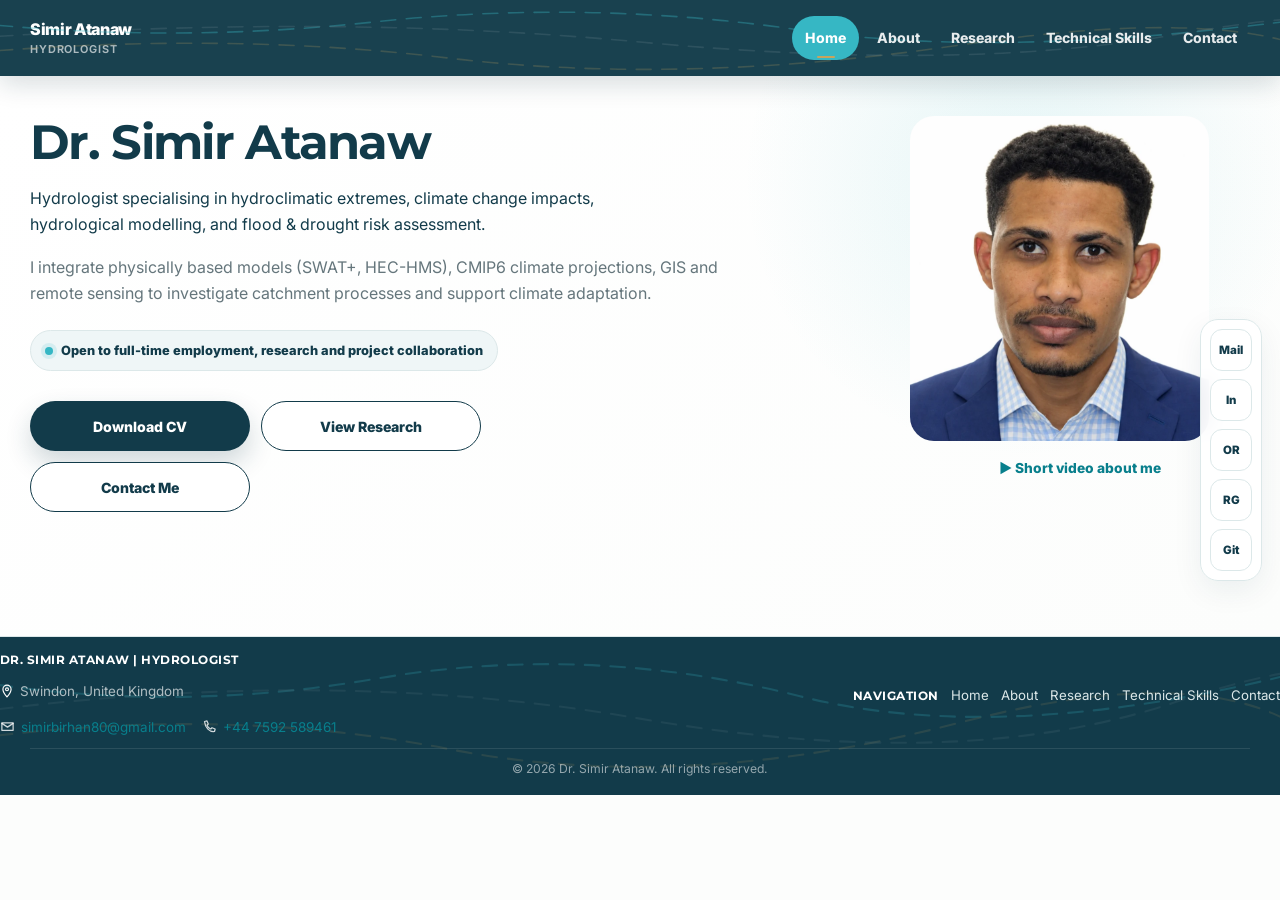
<file: index.html>
<!DOCTYPE html>
<html lang="en">
<head>
<meta charset="UTF-8">
<meta name="viewport" content="width=device-width, initial-scale=1">
<title>Dr. Simir Atanaw | Hydrologist</title>
<meta name="description" content="Professional website of Dr. Simir Atanaw, a hydrologist specialising in hydroclimatic extremes, climate change impacts, hydrological modelling, flood and drought risk assessment, GIS and remote sensing.">
<link rel="canonical" href="https://simir.uk/">
<link rel="icon" href="favicon.ico" sizes="any">
<link rel="icon" type="image/png" sizes="48x48" href="favicon-48x48.png">
<link rel="icon" type="image/png" sizes="192x192" href="favicon-192x192.png">
<link rel="apple-touch-icon" href="favicon-192x192.png">
<link rel="manifest" href="manifest.webmanifest">
<meta name="theme-color" content="#123B4A">
<meta property="og:type" content="profile">
<meta property="og:title" content="Dr. Simir Atanaw | Hydrologist">
<meta property="og:description" content="PhD hydrologist specialising in hydroclimatic extremes, flood and drought risk, hydrological modelling, GIS and remote sensing.">
<meta property="og:url" content="https://simir.uk/">
<meta property="og:image" content="https://simir.uk/og-image.jpg">
<link rel="preconnect" href="https://fonts.googleapis.com">
<link rel="preconnect" href="https://fonts.gstatic.com" crossorigin>
<link href="https://fonts.googleapis.com/css2?family=Inter:wght@400;500;600;700&family=Montserrat:wght@600;700;800&display=swap" rel="stylesheet">
<link rel="stylesheet" href="style.css?v6">
<script type="application/ld+json">
{
  "@context": "https://schema.org",
  "@type": "Person",
  "name": "Dr. Simir Atanaw",
  "url": "https://simir.uk/",
  "jobTitle": "Hydrologist",
  "email": "mailto:simirbirhan80@gmail.com",
  "address": { "@type": "PostalAddress", "addressLocality": "Swindon", "addressCountry": "GB" },
  "sameAs": [
    "https://orcid.org/0000-0002-0451-7803",
    "https://www.researchgate.net/profile/Simir-Atanaw",
    "https://github.com/Atanaw",
    "https://www.linkedin.com/in/simir-atanaw"
  ]
}
</script>

<template id="__bundler_thumbnail">
<svg xmlns="http://www.w3.org/2000/svg" viewBox="0 0 200 200"><rect width="200" height="200" fill="#0B3C5D"/><circle cx="100" cy="80" r="40" fill="#00BCD4" opacity="0.85"/><text x="100" y="150" font-family="Arial" font-size="28" fill="#fff" text-anchor="middle" font-weight="bold">SA</text></svg>
</template>

</head>
<body>
<a href="#main" class="skip-link">Skip to main content</a>
<div class="scroll-progress" id="scrollProgress" aria-hidden="true"></div>

<header class="site-header">
  <svg class="header-river" viewBox="0 0 1200 76" preserveAspectRatio="none" aria-hidden="true">
      <path class="river-line r1" d="M-50 20 Q150 45 350 22 T750 30 T1250 15"/>
      <path class="river-line r2" d="M-50 55 Q200 30 420 58 T900 45 T1250 60"/>
      <path class="river-line r3" d="M-50 40 Q300 12 600 42 T1100 35 T1250 42"/>
    </svg>
  <div class="wrap nav">
    <a class="brand" href="index.html">Simir Atanaw<small>Hydrologist</small></a>
    <nav class="nav-links" id="navLinks" aria-label="Primary">
      <a href="index.html" aria-current="page">Home</a>
      <a href="about.html">About</a>
      <a href="research.html">Research</a>
      <a href="skills.html">Technical Skills</a>
      <a href="contact.html">Contact</a>
    </nav>
    <button class="menu-btn" id="menuBtn" aria-expanded="false" aria-controls="navLinks">Menu</button>
  </div>
</header>

<div class="contact-rail" aria-label="Quick contact links">
  <a href="mailto:simirbirhan80@gmail.com" aria-label="Email">Mail</a>
  <a href="https://www.linkedin.com/in/simir-atanaw" target="_blank" rel="noopener" aria-label="LinkedIn">In</a>
  <a href="https://orcid.org/0000-0002-0451-7803" target="_blank" rel="noopener" aria-label="ORCID">OR</a>
  <a href="https://www.researchgate.net/profile/Simir-Atanaw" target="_blank" rel="noopener" aria-label="ResearchGate">RG</a>
  <a href="https://github.com/Atanaw" target="_blank" rel="noopener" aria-label="GitHub">Git</a>
</div>

<main id="main">

<section class="hero" id="home">
  <div class="hero-pattern" aria-hidden="true"></div>
  <div class="wrap hero-grid">
    <div class="reveal in">
      <h1 class="hero-title">Dr. Simir Atanaw</h1>
      <p class="hero-role" style="font-size:16px;font-weight:400">Hydrologist specialising in hydroclimatic extremes, climate change impacts, hydrological modelling, and flood &amp; drought risk assessment.</p>
      <p class="hero-summary" style="font-size:16px;font-weight:400">I integrate physically based models (SWAT+, HEC-HMS), CMIP6 climate projections, GIS and remote sensing to investigate catchment processes and support climate adaptation.</p>
      <span class="badge">Open to full-time employment, research and project collaboration</span>
      <div class="hero-actions">
        <a class="btn btn-primary" href="documents/Simir_Atanaw_CV.pdf" target="_blank" rel="noopener">Download CV</a>
        <a class="btn btn-secondary" href="research.html">View Research</a>
        <a class="btn btn-secondary" href="contact.html">Contact Me</a>
      </div>
    </div>
    <div class="photo-shell reveal in">
      <div class="photo-card">
        <picture>
          <source srcset="assets/simir.webp" type="image/webp">
          <img class="profile-photo" src="assets/simir.png" alt="Portrait of Dr. Simir Atanaw" width="299" height="325" style="width:299px;height:325px">
        </picture>
      </div>
      <a class="video-link" href="#">&#9654; Short video about me</a>
    </div>
  </div>
</section>

</main>

<footer>
  <svg class="footer-river" viewBox="0 0 1200 120" preserveAspectRatio="none" aria-hidden="true">
    <path class="river-line r1" d="M-50 30 Q150 60 350 32 T750 45 T1250 20"/>
    <path class="river-line r2" d="M-50 80 Q200 50 420 85 T900 65 T1250 90"/>
    <path class="river-line r3" d="M-50 60 Q300 20 600 62 T1100 50 T1250 62"/>
  </svg>
  <div class="wrap footer-grid">
    <div>
      <div class="footer-brand-row">
        <div>
          <h3>Dr. Simir Atanaw | Hydrologist</h3>
          <p style="display:flex;align-items:center;gap:6px"><a href="https://maps.google.com/?q=Swindon,United+Kingdom" target="_blank" rel="noopener" style="display:inline-flex" aria-label="View on map"><svg viewBox="0 0 24 24" width="14" height="14" fill="none" stroke="#fff" stroke-width="2" stroke-linecap="round" stroke-linejoin="round"><path d="M12 22s7-7.5 7-13a7 7 0 1 0-14 0c0 5.5 7 13 7 13z"/><circle cx="12" cy="9" r="2.5"/></svg></a><a href="https://maps.google.com/?q=Swindon,United+Kingdom" target="_blank" rel="noopener" style="color:inherit">Swindon, United Kingdom</a></p>
        </div>
      </div>
      <p class="footer-contact-line">
        <span><svg viewBox="0 0 24 24" width="15" height="15" style="width:15px;height:15px;stroke-width:2;flex-shrink:0"><path d="M3 6h18v12H3z"/><path d="M3 7l9 6 9-6"/></svg><a href="mailto:simirbirhan80@gmail.com" class="footer-email">simirbirhan80@gmail.com</a></span>
        <span><svg viewBox="0 0 24 24" width="15" height="15" style="width:15px;height:15px;stroke-width:2;flex-shrink:0"><path d="M4 4l4-1 2 5-2 2c1 3 3 5 6 6l2-2 5 2-1 4c-8 1-15-6-16-16z"/></svg><a href="tel:+447592589461" class="footer-email">+44 7592 589461</a></span>
      </p>
    </div>
    <div class="footer-nav-group" style="display:flex;flex-direction:column;align-items:flex-end;gap:10px;margin-left:auto">
      <div style="display:flex;align-items:center;gap:12px;flex-wrap:wrap;justify-content:flex-end">
        <h3 style="margin:0">Navigation</h3>
        <div class="footer-links" style="display:flex;flex-wrap:wrap;gap:12px;justify-content:flex-end">
          <a href="index.html">Home</a>
          <a href="about.html">About</a>
          <a href="research.html">Research</a>
          <a href="skills.html">Technical Skills</a>
          <a href="contact.html">Contact</a>
        </div>
      </div>
    </div>
  </div>
  <div class="wrap footer-bottom">&copy; <span id="year"></span> Dr. Simir Atanaw. All rights reserved.</div>
</footer>

<button class="back-to-top" id="backToTop" aria-label="Back to top">&uarr;</button>
<script src="script.js?v5"></script>
</body>
</html>
</file>
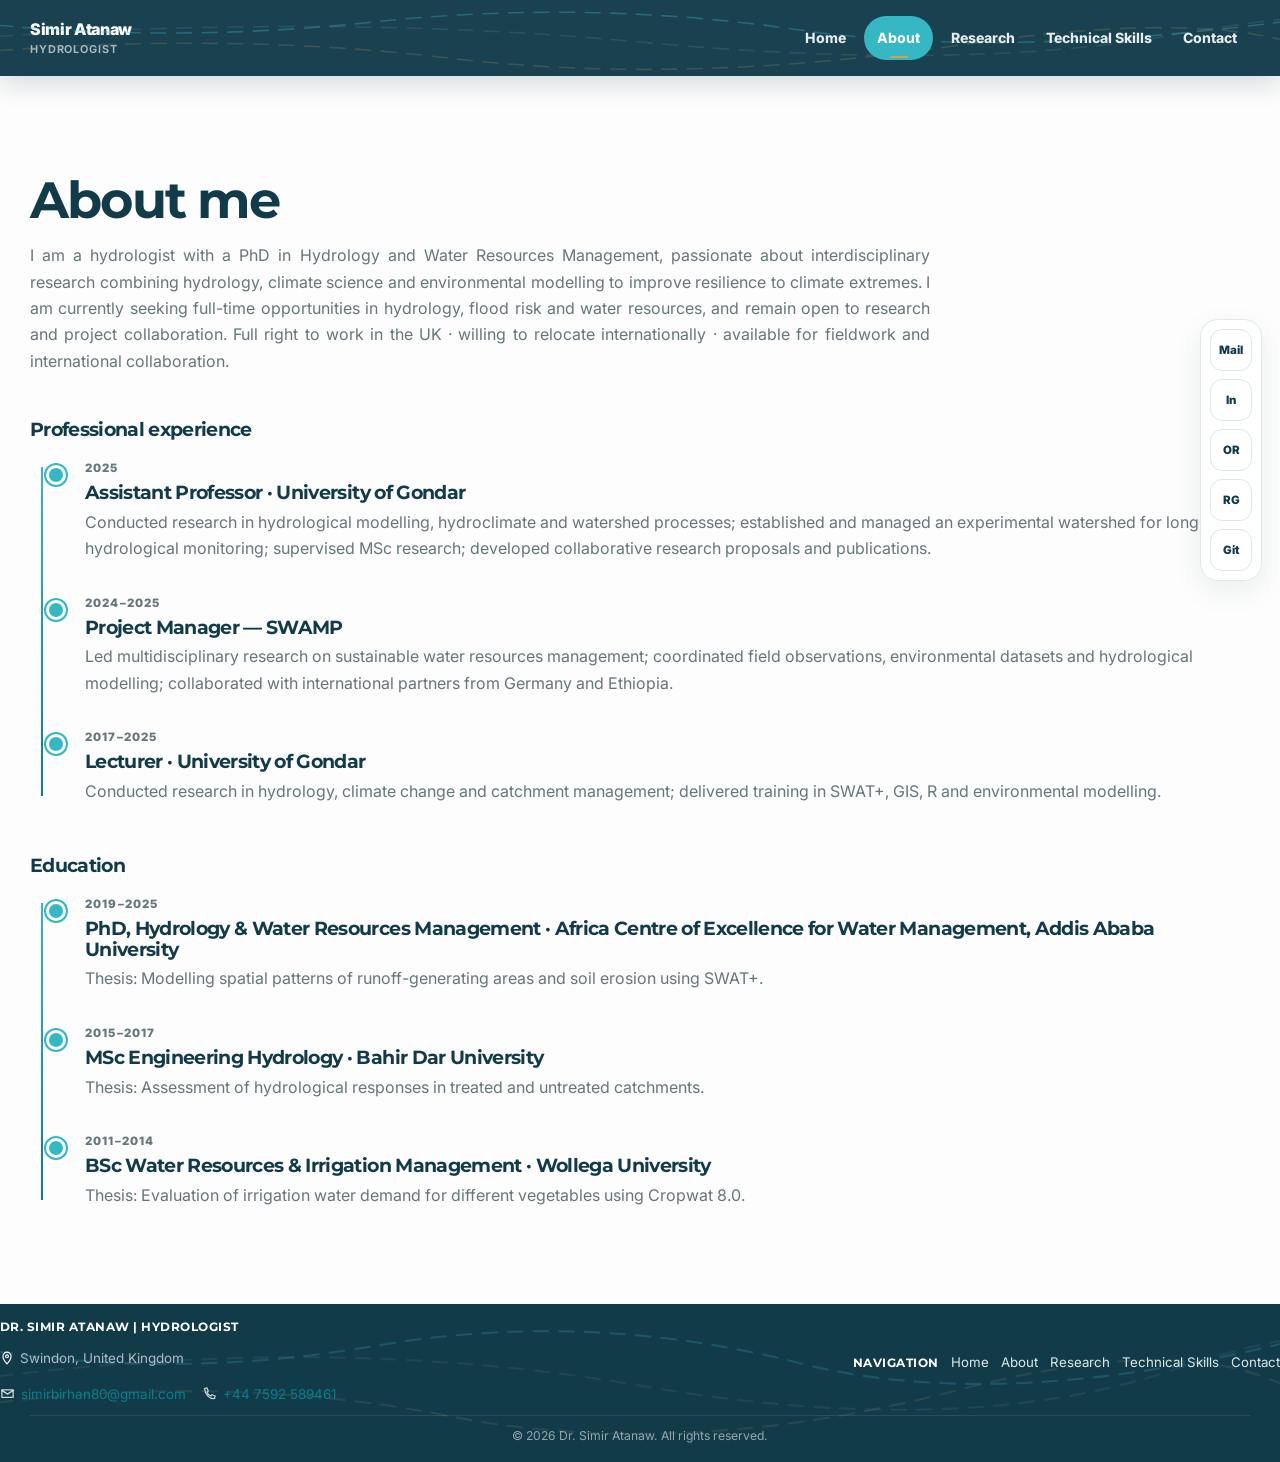
<file: about.html>
<!DOCTYPE html>
<html lang="en">
<head>
<meta charset="UTF-8">
<meta name="viewport" content="width=device-width, initial-scale=1">
<title>About | Dr. Simir Atanaw</title>
<meta name="description" content="About Dr. Simir Atanaw — education, professional experience and academic profiles.">
<link rel="canonical" href="https://simir.uk/about.html">
<link rel="icon" href="favicon.ico" sizes="any">
<link rel="icon" type="image/png" sizes="48x48" href="favicon-48x48.png">
<link rel="icon" type="image/png" sizes="192x192" href="favicon-192x192.png">
<link rel="apple-touch-icon" href="favicon-192x192.png">
<link rel="manifest" href="manifest.webmanifest">
<meta name="theme-color" content="#123B4A">
<meta property="og:type" content="profile">
<meta property="og:title" content="About | Dr. Simir Atanaw">
<meta property="og:description" content="Education, professional experience and academic profiles of Dr. Simir Atanaw, hydrologist.">
<meta property="og:url" content="https://simir.uk/about.html">
<meta property="og:image" content="https://simir.uk/og-image.jpg">
<link rel="preconnect" href="https://fonts.googleapis.com">
<link rel="preconnect" href="https://fonts.gstatic.com" crossorigin>
<link href="https://fonts.googleapis.com/css2?family=Inter:wght@400;500;600;700&family=Montserrat:wght@600;700;800&display=swap" rel="stylesheet">
<link rel="stylesheet" href="style.css?v6">
<script type="application/ld+json">
{
  "@context": "https://schema.org",
  "@type": "Person",
  "name": "Dr. Simir Atanaw",
  "url": "https://simir.uk/",
  "jobTitle": "Hydrologist",
  "email": "mailto:simirbirhan80@gmail.com",
  "address": { "@type": "PostalAddress", "addressLocality": "Swindon", "addressCountry": "GB" },
  "sameAs": [
    "https://orcid.org/0000-0002-0451-7803",
    "https://www.researchgate.net/profile/Simir-Atanaw",
    "https://github.com/Atanaw",
    "https://www.linkedin.com/in/simir-atanaw"
  ]
}
</script>

<template id="__bundler_thumbnail">
<svg xmlns="http://www.w3.org/2000/svg" viewBox="0 0 200 200"><rect width="200" height="200" fill="#0B3C5D"/><circle cx="100" cy="80" r="40" fill="#00BCD4" opacity="0.85"/><text x="100" y="150" font-family="Arial" font-size="28" fill="#fff" text-anchor="middle" font-weight="bold">SA</text></svg>
</template>

</head>
<body>
<a href="#main" class="skip-link">Skip to main content</a>
<div class="scroll-progress" id="scrollProgress" aria-hidden="true"></div>

<header class="site-header">
  <svg class="header-river" viewBox="0 0 1200 76" preserveAspectRatio="none" aria-hidden="true">
      <path class="river-line r1" d="M-50 20 Q150 45 350 22 T750 30 T1250 15"/>
      <path class="river-line r2" d="M-50 55 Q200 30 420 58 T900 45 T1250 60"/>
      <path class="river-line r3" d="M-50 40 Q300 12 600 42 T1100 35 T1250 42"/>
    </svg>
  <div class="wrap nav">
    <a class="brand" href="index.html">Simir Atanaw<small>Hydrologist</small></a>
    <nav class="nav-links" id="navLinks" aria-label="Primary">
      <a href="index.html">Home</a>
      <a href="about.html" aria-current="page">About</a>
      <a href="research.html">Research</a>
      <a href="skills.html">Technical Skills</a>
      <a href="contact.html">Contact</a>
    </nav>
    <button class="menu-btn" id="menuBtn" aria-expanded="false" aria-controls="navLinks">Menu</button>
  </div>
</header>

<div class="contact-rail" aria-label="Quick contact links">
  <a href="mailto:simirbirhan80@gmail.com" aria-label="Email">Mail</a>
  <a href="https://www.linkedin.com/in/simir-atanaw" target="_blank" rel="noopener" aria-label="LinkedIn">In</a>
  <a href="https://orcid.org/0000-0002-0451-7803" target="_blank" rel="noopener" aria-label="ORCID">OR</a>
  <a href="https://www.researchgate.net/profile/Simir-Atanaw" target="_blank" rel="noopener" aria-label="ResearchGate">RG</a>
  <a href="https://github.com/Atanaw" target="_blank" rel="noopener" aria-label="GitHub">Git</a>
</div>

<main id="main">

<section class="section" id="about">
  <div class="wrap">
    <div class="section-head">
      <div><h2>About me</h2><p style="width:900px">I am a hydrologist with a PhD in Hydrology and Water Resources Management, passionate about interdisciplinary research combining hydrology, climate science and environmental modelling to improve resilience to climate extremes. I am currently seeking full-time opportunities in hydrology, flood risk and water resources, and remain open to research and project collaboration. Full right to work in the UK &middot; willing to relocate internationally &middot; available for fieldwork and international collaboration.</p></div>
    </div>

    <h3 class="mb-sm">Professional experience</h3>
    <div class="timeline">
      <div class="timeline-item reveal">
        <p class="timeline-date">2025</p>
        <h3>Assistant Professor &middot; University of Gondar</h3>
        <p>Conducted research in hydrological modelling, hydroclimate and watershed processes; established and managed an experimental watershed for long-term hydrological monitoring; supervised MSc research; developed collaborative research proposals and publications.</p>
      </div>
      <div class="timeline-item reveal">
        <p class="timeline-date">2024–2025</p>
        <h3>Project Manager &mdash; SWAMP</h3>
        <p>Led multidisciplinary research on sustainable water resources management; coordinated field observations, environmental datasets and hydrological modelling; collaborated with international partners from Germany and Ethiopia.</p>
      </div>
      <div class="timeline-item reveal">
        <p class="timeline-date">2017–2025</p>
        <h3>Lecturer &middot; University of Gondar</h3>
        <p>Conducted research in hydrology, climate change and catchment management; delivered training in SWAT+, GIS, R and environmental modelling.</p>
      </div>
    </div>

    <h3 class="mt-xl">Education</h3>
    <div class="timeline">
      <div class="timeline-item reveal">
        <p class="timeline-date">2019–2025</p>
        <h3>PhD, Hydrology &amp; Water Resources Management &middot; Africa Centre of Excellence for Water Management, Addis Ababa University</h3>
        <p>Thesis: Modelling spatial patterns of runoff-generating areas and soil erosion using SWAT+.</p>
      </div>
      <div class="timeline-item reveal">
        <p class="timeline-date">2015–2017</p>
        <h3>MSc Engineering Hydrology &middot; Bahir Dar University</h3>
        <p>Thesis: Assessment of hydrological responses in treated and untreated catchments.</p>
      </div>
      <div class="timeline-item reveal">
        <p class="timeline-date">2011–2014</p>
        <h3>BSc Water Resources &amp; Irrigation Management &middot; Wollega University</h3>
        <p>Thesis: Evaluation of irrigation water demand for different vegetables using Cropwat 8.0.</p>
      </div>
    </div>

  </div>
</section>

</main>

<footer>
  <svg class="footer-river" viewBox="0 0 1200 120" preserveAspectRatio="none" aria-hidden="true">
    <path class="river-line r1" d="M-50 30 Q150 60 350 32 T750 45 T1250 20"/>
    <path class="river-line r2" d="M-50 80 Q200 50 420 85 T900 65 T1250 90"/>
    <path class="river-line r3" d="M-50 60 Q300 20 600 62 T1100 50 T1250 62"/>
  </svg>
  <div class="wrap footer-grid">
    <div>
      <div class="footer-brand-row">
        <div>
          <h3>Dr. Simir Atanaw | Hydrologist</h3>
          <p style="display:flex;align-items:center;gap:6px"><a href="https://maps.google.com/?q=Swindon,United+Kingdom" target="_blank" rel="noopener" style="display:inline-flex" aria-label="View on map"><svg viewBox="0 0 24 24" width="14" height="14" fill="none" stroke="#fff" stroke-width="2" stroke-linecap="round" stroke-linejoin="round"><path d="M12 22s7-7.5 7-13a7 7 0 1 0-14 0c0 5.5 7 13 7 13z"/><circle cx="12" cy="9" r="2.5"/></svg></a><a href="https://maps.google.com/?q=Swindon,United+Kingdom" target="_blank" rel="noopener" style="color:inherit">Swindon, United Kingdom</a></p>
        </div>
      </div>
      <p class="footer-contact-line">
        <span><svg viewBox="0 0 24 24" width="15" height="15" style="width:15px;height:15px;stroke-width:2;flex-shrink:0"><path d="M3 6h18v12H3z"/><path d="M3 7l9 6 9-6"/></svg><a href="mailto:simirbirhan80@gmail.com" class="footer-email">simirbirhan80@gmail.com</a></span>
        <span><svg viewBox="0 0 24 24" width="15" height="15" style="width:15px;height:15px;stroke-width:2;flex-shrink:0"><path d="M4 4l4-1 2 5-2 2c1 3 3 5 6 6l2-2 5 2-1 4c-8 1-15-6-16-16z"/></svg><a href="tel:+447592589461" class="footer-email">+44 7592 589461</a></span>
      </p>
    </div>
    <div class="footer-nav-group" style="display:flex;flex-direction:column;align-items:flex-end;gap:10px;margin-left:auto">
      <div style="display:flex;align-items:center;gap:12px;flex-wrap:wrap;justify-content:flex-end">
        <h3 style="margin:0">Navigation</h3>
        <div class="footer-links" style="display:flex;flex-wrap:wrap;gap:12px;justify-content:flex-end">
          <a href="index.html">Home</a>
          <a href="about.html">About</a>
          <a href="research.html">Research</a>
          <a href="skills.html">Technical Skills</a>
          <a href="contact.html">Contact</a>
        </div>
      </div>
    </div>
  </div>
  <div class="wrap footer-bottom">&copy; <span id="year"></span> Dr. Simir Atanaw. All rights reserved.</div>
</footer>

<button class="back-to-top" id="backToTop" aria-label="Back to top">&uarr;</button>
<script src="script.js?v5"></script>
</body>
</html>
</file>
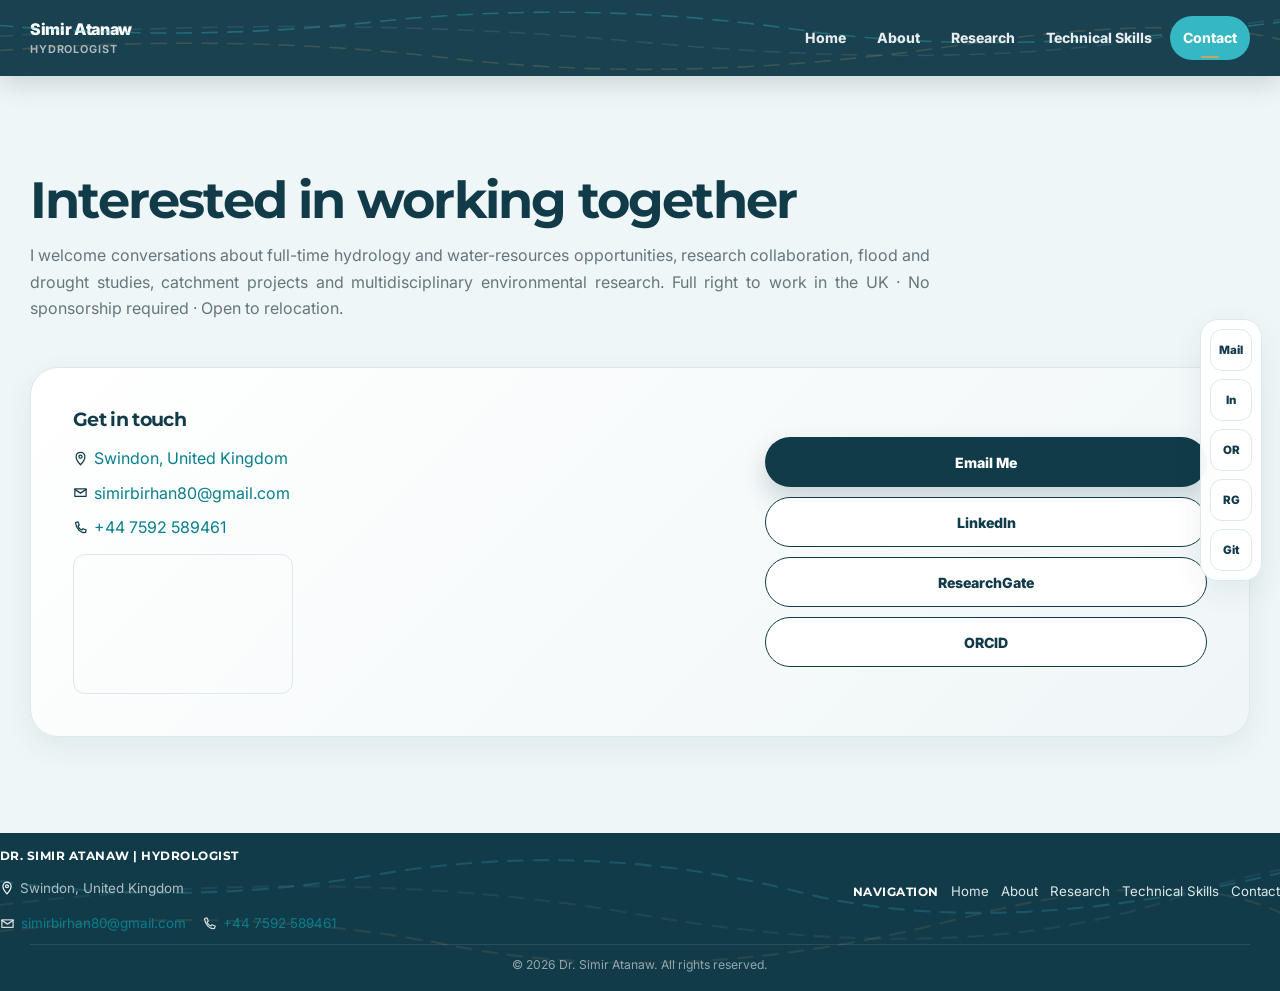
<file: contact.html>
<!DOCTYPE html>
<html lang="en">
<head>
<meta charset="UTF-8">
<meta name="viewport" content="width=device-width, initial-scale=1">
<title>Contact | Dr. Simir Atanaw</title>
<meta name="description" content="Contact Dr. Simir Atanaw, hydrologist, for employment, research and project collaboration enquiries.">
<link rel="canonical" href="https://simir.uk/contact.html">
<link rel="icon" href="favicon.ico" sizes="any">
<link rel="icon" type="image/png" sizes="48x48" href="favicon-48x48.png">
<link rel="icon" type="image/png" sizes="192x192" href="favicon-192x192.png">
<link rel="apple-touch-icon" href="favicon-192x192.png">
<link rel="manifest" href="manifest.webmanifest">
<meta name="theme-color" content="#123B4A">
<meta property="og:type" content="profile">
<meta property="og:title" content="Contact | Dr. Simir Atanaw">
<meta property="og:description" content="Get in touch with Dr. Simir Atanaw for employment, research and collaboration enquiries.">
<meta property="og:url" content="https://simir.uk/contact.html">
<meta property="og:image" content="https://simir.uk/og-image.jpg">
<link rel="preconnect" href="https://fonts.googleapis.com">
<link rel="preconnect" href="https://fonts.gstatic.com" crossorigin>
<link href="https://fonts.googleapis.com/css2?family=Inter:wght@400;500;600;700&family=Montserrat:wght@600;700;800&display=swap" rel="stylesheet">
<link rel="stylesheet" href="style.css?v6">
<script type="application/ld+json">
{
  "@context": "https://schema.org",
  "@type": "Person",
  "name": "Dr. Simir Atanaw",
  "url": "https://simir.uk/",
  "jobTitle": "Hydrologist",
  "email": "mailto:simirbirhan80@gmail.com",
  "address": { "@type": "PostalAddress", "addressLocality": "Swindon", "addressCountry": "GB" },
  "sameAs": [
    "https://orcid.org/0000-0002-0451-7803",
    "https://www.researchgate.net/profile/Simir-Atanaw",
    "https://github.com/Atanaw",
    "https://www.linkedin.com/in/simir-atanaw"
  ]
}
</script>

<template id="__bundler_thumbnail">
<svg xmlns="http://www.w3.org/2000/svg" viewBox="0 0 200 200"><rect width="200" height="200" fill="#0B3C5D"/><circle cx="100" cy="80" r="40" fill="#00BCD4" opacity="0.85"/><text x="100" y="150" font-family="Arial" font-size="28" fill="#fff" text-anchor="middle" font-weight="bold">SA</text></svg>
</template>

</head>
<body>
<a href="#main" class="skip-link">Skip to main content</a>
<div class="scroll-progress" id="scrollProgress" aria-hidden="true"></div>

<header class="site-header">
  <svg class="header-river" viewBox="0 0 1200 76" preserveAspectRatio="none" aria-hidden="true">
      <path class="river-line r1" d="M-50 20 Q150 45 350 22 T750 30 T1250 15"/>
      <path class="river-line r2" d="M-50 55 Q200 30 420 58 T900 45 T1250 60"/>
      <path class="river-line r3" d="M-50 40 Q300 12 600 42 T1100 35 T1250 42"/>
    </svg>
  <div class="wrap nav">
    <a class="brand" href="index.html">Simir Atanaw<small>Hydrologist</small></a>
    <nav class="nav-links" id="navLinks" aria-label="Primary">
      <a href="index.html">Home</a>
      <a href="about.html">About</a>
      <a href="research.html">Research</a>
      <a href="skills.html">Technical Skills</a>
      <a href="contact.html" aria-current="page">Contact</a>
    </nav>
    <button class="menu-btn" id="menuBtn" aria-expanded="false" aria-controls="navLinks">Menu</button>
  </div>
</header>

<div class="contact-rail" aria-label="Quick contact links">
  <a href="mailto:simirbirhan80@gmail.com" aria-label="Email">Mail</a>
  <a href="https://www.linkedin.com/in/simir-atanaw" target="_blank" rel="noopener" aria-label="LinkedIn">In</a>
  <a href="https://orcid.org/0000-0002-0451-7803" target="_blank" rel="noopener" aria-label="ORCID">OR</a>
  <a href="https://www.researchgate.net/profile/Simir-Atanaw" target="_blank" rel="noopener" aria-label="ResearchGate">RG</a>
  <a href="https://github.com/Atanaw" target="_blank" rel="noopener" aria-label="GitHub">Git</a>
</div>

<main id="main">

<section class="section alt" id="contact">
  <div class="wrap">
    <div class="section-head">
      <div><h2>Interested in working together</h2><p style="width:900px">I welcome conversations about full-time hydrology and water-resources opportunities, research collaboration, flood and drought studies, catchment projects and multidisciplinary environmental research. Full right to work in the UK &middot; No sponsorship required &middot; Open to relocation.</p></div>
    </div>
    <div class="contact-panel">
      <div>
        <h3>Get in touch</h3>
        <p style="display:flex;align-items:center;gap:6px"><svg viewBox="0 0 24 24" width="15" height="15" fill="none" stroke="var(--navy)" stroke-width="2" stroke-linecap="round" stroke-linejoin="round"><path d="M12 22s7-7.5 7-13a7 7 0 1 0-14 0c0 5.5 7 13 7 13z"/><circle cx="12" cy="9" r="2.5"/></svg><a href="https://maps.google.com/?q=Swindon,United+Kingdom" target="_blank" rel="noopener">Swindon, United Kingdom</a></p>
        <p style="display:flex;align-items:center;gap:6px"><svg viewBox="0 0 24 24" width="15" height="15" fill="none" stroke="var(--navy)" stroke-width="2" stroke-linecap="round" stroke-linejoin="round"><path d="M3 6h18v12H3z"/><path d="M3 7l9 6 9-6"/></svg><a href="mailto:simirbirhan80@gmail.com">simirbirhan80@gmail.com</a></p>
        <p style="display:flex;align-items:center;gap:6px"><svg viewBox="0 0 24 24" width="15" height="15" fill="none" stroke="var(--navy)" stroke-width="2" stroke-linecap="round" stroke-linejoin="round"><path d="M4 4l4-1 2 5-2 2c1 3 3 5 6 6l2-2 5 2-1 4c-8 1-15-6-16-16z"/></svg><a href="tel:+447592589461">+44 7592 589461</a></p>
        <a href="https://maps.google.com/?q=Swindon,United+Kingdom" target="_blank" rel="noopener" style="display:block;margin-top:14px;border-radius:12px;overflow:hidden;border:1px solid var(--line);width:220px;height:140px">
          <iframe src="https://www.google.com/maps?q=Swindon,United+Kingdom&t=k&z=11&output=embed" width="220" height="140" style="display:block;border:0;pointer-events:none" loading="lazy" title="Satellite map preview of Swindon, United Kingdom"></iframe>
        </a>
      </div>
      <div class="contact-actions">
        <a class="btn btn-primary" href="mailto:simirbirhan80@gmail.com">Email Me</a>
        <a class="btn btn-secondary" href="https://www.linkedin.com/in/simir-atanaw" target="_blank" rel="noopener">LinkedIn</a>
        <a class="btn btn-secondary" href="https://www.researchgate.net/profile/Simir-Atanaw" target="_blank" rel="noopener">ResearchGate</a>
        <a class="btn btn-secondary" href="https://orcid.org/0000-0002-0451-7803" target="_blank" rel="noopener">ORCID</a>
      </div>
    </div>
  </div>
</section>

</main>

<footer>
  <svg class="footer-river" viewBox="0 0 1200 120" preserveAspectRatio="none" aria-hidden="true">
    <path class="river-line r1" d="M-50 30 Q150 60 350 32 T750 45 T1250 20"/>
    <path class="river-line r2" d="M-50 80 Q200 50 420 85 T900 65 T1250 90"/>
    <path class="river-line r3" d="M-50 60 Q300 20 600 62 T1100 50 T1250 62"/>
  </svg>
  <div class="wrap footer-grid">
    <div>
      <div class="footer-brand-row">
        <div>
          <h3>Dr. Simir Atanaw | Hydrologist</h3>
          <p style="display:flex;align-items:center;gap:6px"><a href="https://maps.google.com/?q=Swindon,United+Kingdom" target="_blank" rel="noopener" style="display:inline-flex" aria-label="View on map"><svg viewBox="0 0 24 24" width="14" height="14" fill="none" stroke="#fff" stroke-width="2" stroke-linecap="round" stroke-linejoin="round"><path d="M12 22s7-7.5 7-13a7 7 0 1 0-14 0c0 5.5 7 13 7 13z"/><circle cx="12" cy="9" r="2.5"/></svg></a><a href="https://maps.google.com/?q=Swindon,United+Kingdom" target="_blank" rel="noopener" style="color:inherit">Swindon, United Kingdom</a></p>
        </div>
      </div>
      <p class="footer-contact-line">
        <span><svg viewBox="0 0 24 24" width="15" height="15" style="width:15px;height:15px;stroke-width:2;flex-shrink:0"><path d="M3 6h18v12H3z"/><path d="M3 7l9 6 9-6"/></svg><a href="mailto:simirbirhan80@gmail.com" class="footer-email">simirbirhan80@gmail.com</a></span>
        <span><svg viewBox="0 0 24 24" width="15" height="15" style="width:15px;height:15px;stroke-width:2;flex-shrink:0"><path d="M4 4l4-1 2 5-2 2c1 3 3 5 6 6l2-2 5 2-1 4c-8 1-15-6-16-16z"/></svg><a href="tel:+447592589461" class="footer-email">+44 7592 589461</a></span>
      </p>
    </div>
    <div class="footer-nav-group" style="display:flex;flex-direction:column;align-items:flex-end;gap:10px;margin-left:auto">
      <div style="display:flex;align-items:center;gap:12px;flex-wrap:wrap;justify-content:flex-end">
        <h3 style="margin:0">Navigation</h3>
        <div class="footer-links" style="display:flex;flex-wrap:wrap;gap:12px;justify-content:flex-end">
          <a href="index.html">Home</a>
          <a href="about.html">About</a>
          <a href="research.html">Research</a>
          <a href="skills.html">Technical Skills</a>
          <a href="contact.html">Contact</a>
        </div>
      </div>
    </div>
  </div>
  <div class="wrap footer-bottom">&copy; <span id="year"></span> Dr. Simir Atanaw. All rights reserved.</div>
</footer>

<button class="back-to-top" id="backToTop" aria-label="Back to top">&uarr;</button>
<script src="script.js?v5"></script>
</body>
</html>
</file>
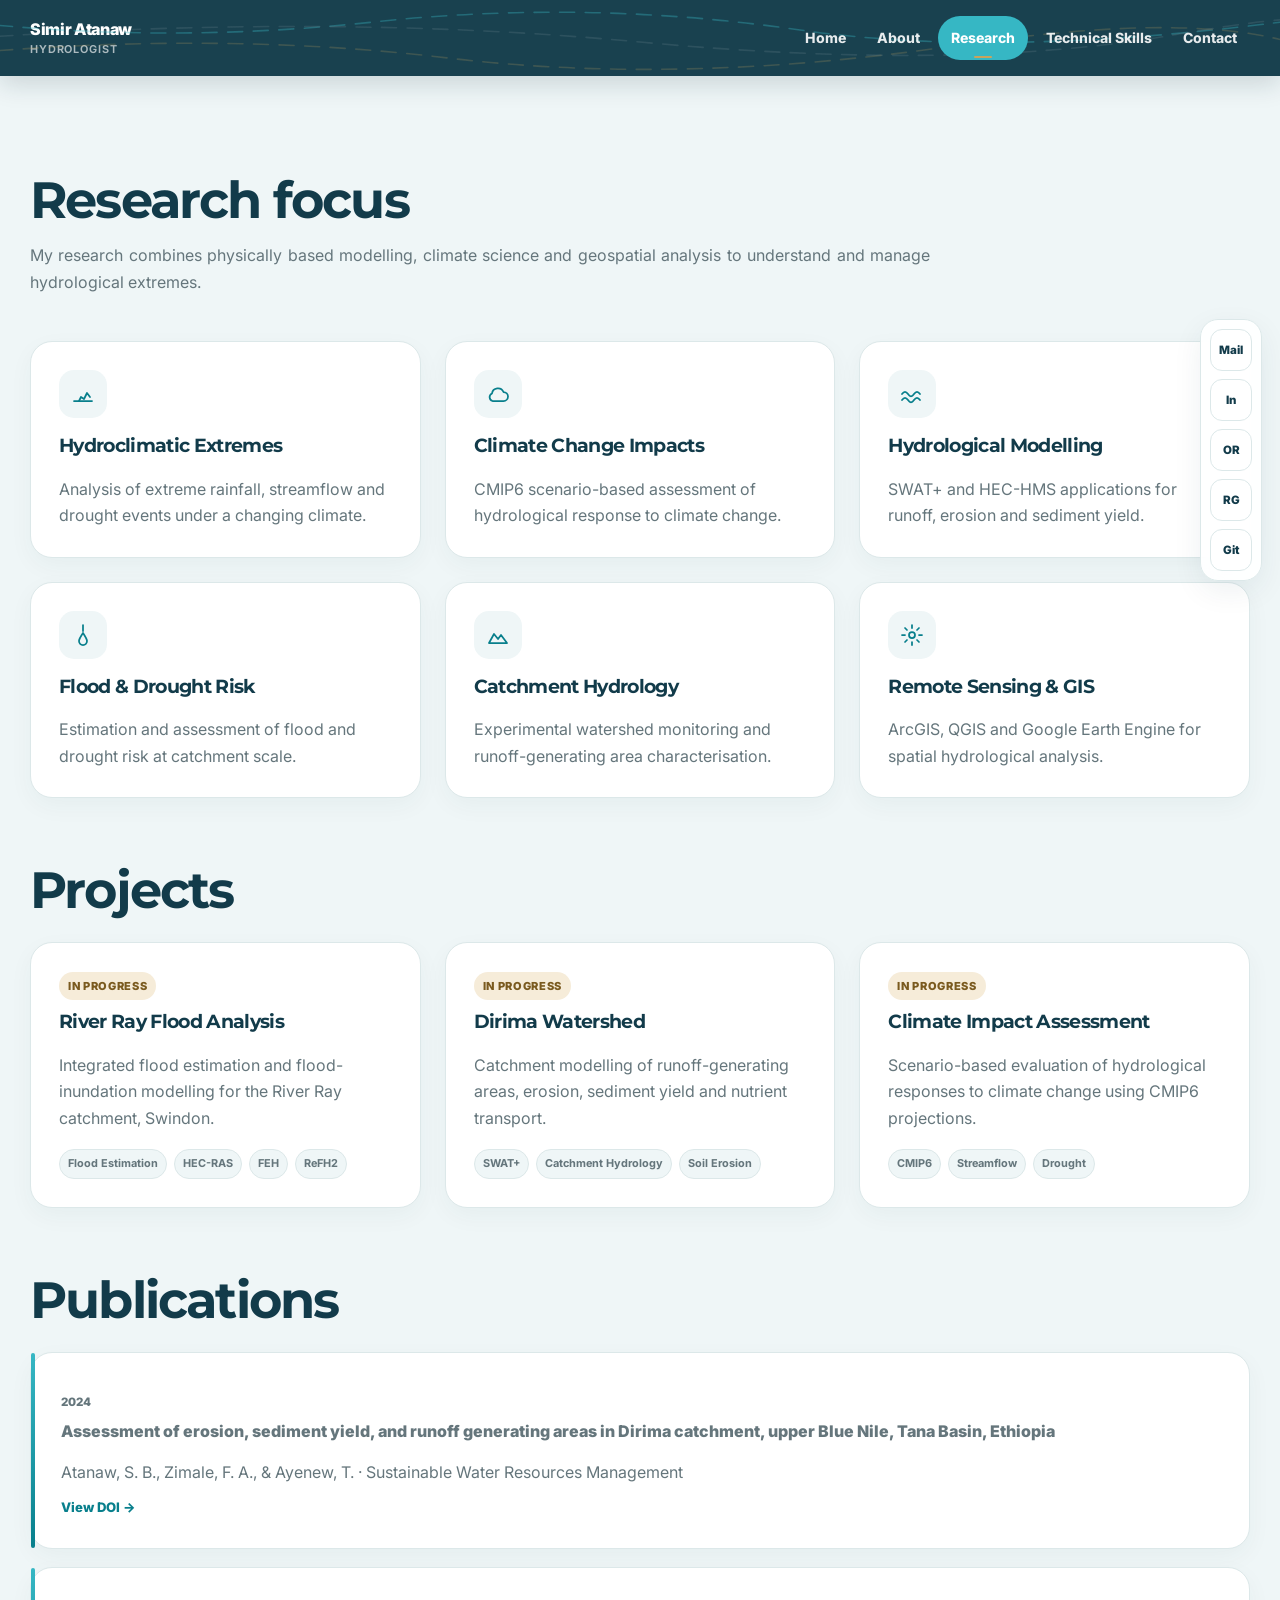
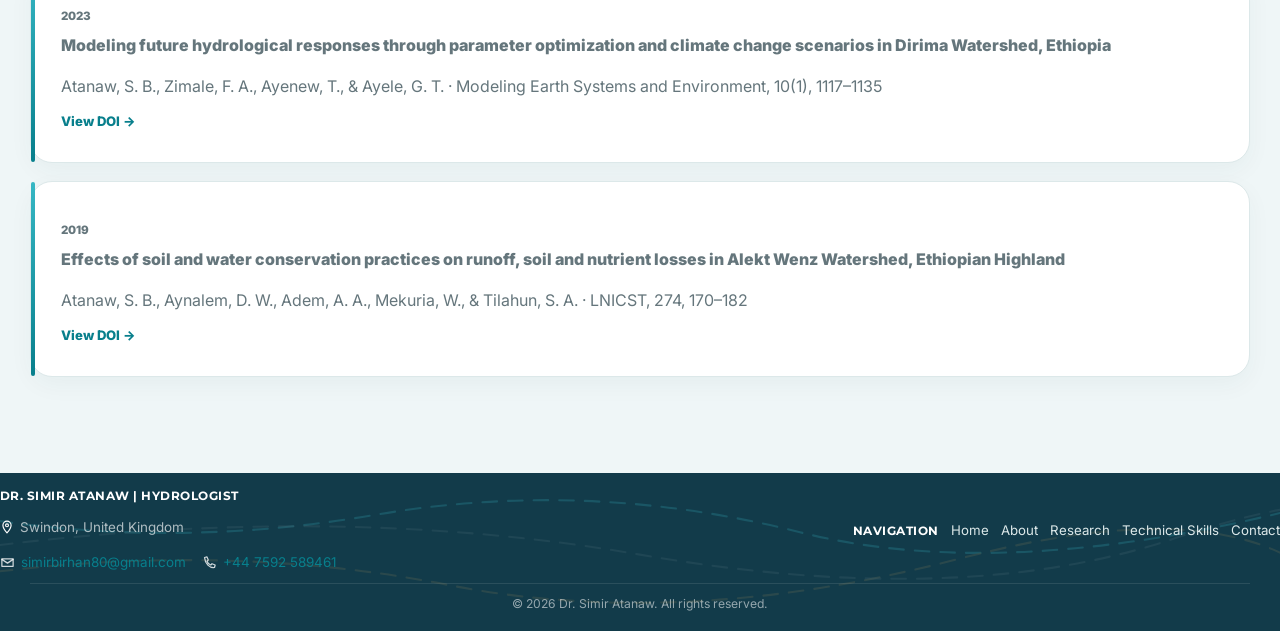
<file: research.html>
<!DOCTYPE html>
<html lang="en">
<head>
<meta charset="UTF-8">
<meta name="viewport" content="width=device-width, initial-scale=1">
<title>Research | Dr. Simir Atanaw</title>
<meta name="description" content="Research focus, ongoing projects and peer-reviewed publications by Dr. Simir Atanaw, hydrologist.">
<link rel="canonical" href="https://simir.uk/research.html">
<link rel="icon" href="favicon.ico" sizes="any">
<link rel="icon" type="image/png" sizes="48x48" href="favicon-48x48.png">
<link rel="icon" type="image/png" sizes="192x192" href="favicon-192x192.png">
<link rel="apple-touch-icon" href="favicon-192x192.png">
<link rel="manifest" href="manifest.webmanifest">
<meta name="theme-color" content="#123B4A">
<meta property="og:type" content="profile">
<meta property="og:title" content="Research | Dr. Simir Atanaw">
<meta property="og:description" content="Research focus, projects and publications by Dr. Simir Atanaw, hydrologist.">
<meta property="og:url" content="https://simir.uk/research.html">
<meta property="og:image" content="https://simir.uk/og-image.jpg">
<link rel="preconnect" href="https://fonts.googleapis.com">
<link rel="preconnect" href="https://fonts.gstatic.com" crossorigin>
<link href="https://fonts.googleapis.com/css2?family=Inter:wght@400;500;600;700&family=Montserrat:wght@600;700;800&display=swap" rel="stylesheet">
<link rel="stylesheet" href="style.css?v6">
<script type="application/ld+json">
{
  "@context": "https://schema.org",
  "@type": "Person",
  "name": "Dr. Simir Atanaw",
  "url": "https://simir.uk/",
  "jobTitle": "Hydrologist",
  "email": "mailto:simirbirhan80@gmail.com",
  "address": { "@type": "PostalAddress", "addressLocality": "Swindon", "addressCountry": "GB" },
  "sameAs": [
    "https://orcid.org/0000-0002-0451-7803",
    "https://www.researchgate.net/profile/Simir-Atanaw",
    "https://github.com/Atanaw",
    "https://www.linkedin.com/in/simir-atanaw"
  ]
}
</script>

<template id="__bundler_thumbnail">
<svg xmlns="http://www.w3.org/2000/svg" viewBox="0 0 200 200"><rect width="200" height="200" fill="#0B3C5D"/><circle cx="100" cy="80" r="40" fill="#00BCD4" opacity="0.85"/><text x="100" y="150" font-family="Arial" font-size="28" fill="#fff" text-anchor="middle" font-weight="bold">SA</text></svg>
</template>

</head>
<body>
<a href="#main" class="skip-link">Skip to main content</a>
<div class="scroll-progress" id="scrollProgress" aria-hidden="true"></div>

<header class="site-header">
  <svg class="header-river" viewBox="0 0 1200 76" preserveAspectRatio="none" aria-hidden="true">
      <path class="river-line r1" d="M-50 20 Q150 45 350 22 T750 30 T1250 15"/>
      <path class="river-line r2" d="M-50 55 Q200 30 420 58 T900 45 T1250 60"/>
      <path class="river-line r3" d="M-50 40 Q300 12 600 42 T1100 35 T1250 42"/>
    </svg>
  <div class="wrap nav">
    <a class="brand" href="index.html">Simir Atanaw<small>Hydrologist</small></a>
    <nav class="nav-links" id="navLinks" aria-label="Primary">
      <a href="index.html">Home</a>
      <a href="about.html">About</a>
      <a href="research.html" aria-current="page">Research</a>
      <a href="skills.html">Technical Skills</a>
      <a href="contact.html">Contact</a>
    </nav>
    <button class="menu-btn" id="menuBtn" aria-expanded="false" aria-controls="navLinks">Menu</button>
  </div>
</header>

<div class="contact-rail" aria-label="Quick contact links">
  <a href="mailto:simirbirhan80@gmail.com" aria-label="Email">Mail</a>
  <a href="https://www.linkedin.com/in/simir-atanaw" target="_blank" rel="noopener" aria-label="LinkedIn">In</a>
  <a href="https://orcid.org/0000-0002-0451-7803" target="_blank" rel="noopener" aria-label="ORCID">OR</a>
  <a href="https://www.researchgate.net/profile/Simir-Atanaw" target="_blank" rel="noopener" aria-label="ResearchGate">RG</a>
  <a href="https://github.com/Atanaw" target="_blank" rel="noopener" aria-label="GitHub">Git</a>
</div>

<main id="main">

<section class="section alt" id="research">
  <div class="wrap">
    <div class="section-head">
      <div><h2>Research focus</h2><p style="width:900px">My research combines physically based modelling, climate science and geospatial analysis to understand and manage hydrological extremes.</p></div>
    </div>
    <div class="grid grid-3 mb-xxl">
      <div class="card reveal"><div class="icon"><svg viewBox="0 0 24 24"><path d="M8 19l2-4 3 2 3-6 3 4"/><path d="M3 19h18"/></svg></div><h3>Hydroclimatic Extremes</h3><p>Analysis of extreme rainfall, streamflow and drought events under a changing climate.</p></div>
      <div class="card reveal"><div class="icon"><svg viewBox="0 0 24 24"><path d="M17.5 19a4.5 4.5 0 0 0 0-9 6 6 0 0 0-11.5 1.5A4 4 0 0 0 6.5 19h11z"/></svg></div><h3>Climate Change Impacts</h3><p>CMIP6 scenario-based assessment of hydrological response to climate change.</p></div>
      <div class="card reveal"><div class="icon"><svg viewBox="0 0 24 24"><path d="M2 12c2-3 4-3 6 0s4 3 6 0 4-3 6 0"/><path d="M2 18c2-3 4-3 6 0s4 3 6 0 4-3 6 0"/></svg></div><h3>Hydrological Modelling</h3><p>SWAT+ and HEC-HMS applications for runoff, erosion and sediment yield.</p></div>
      <div class="card reveal"><div class="icon"><svg viewBox="0 0 24 24"><path d="M12 2v6"/><path d="M12 22a4 4 0 0 0 4-4c0-2-4-8-4-8s-4 6-4 8a4 4 0 0 0 4 4z"/></svg></div><h3>Flood &amp; Drought Risk</h3><p>Estimation and assessment of flood and drought risk at catchment scale.</p></div>
      <div class="card reveal"><div class="icon"><svg viewBox="0 0 24 24"><path d="M3 20l5-9 4 5 3-4 6 8H3z"/></svg></div><h3>Catchment Hydrology</h3><p>Experimental watershed monitoring and runoff-generating area characterisation.</p></div>
      <div class="card reveal"><div class="icon"><svg viewBox="0 0 24 24"><circle cx="12" cy="12" r="3"/><path d="M12 2v3M12 19v3M2 12h3M19 12h3M5 5l2 2M17 17l2 2M5 19l2-2M17 7l2-2"/></svg></div><h3>Remote Sensing &amp; GIS</h3><p>ArcGIS, QGIS and Google Earth Engine for spatial hydrological analysis.</p></div>
    </div>

    <h2 class="mb-lg">Projects</h2>
    <div class="grid grid-3 mb-xxl">
      <div class="card reveal">
        <span class="status">In Progress</span>
        <h3>River Ray Flood Analysis</h3>
        <p>Integrated flood estimation and flood-inundation modelling for the River Ray catchment, Swindon.</p>
        <div class="tags"><span class="tag">Flood Estimation</span><span class="tag">HEC-RAS</span><span class="tag">FEH</span><span class="tag">ReFH2</span></div>
      </div>
      <div class="card reveal">
        <span class="status">In Progress</span>
        <h3>Dirima Watershed</h3>
        <p>Catchment modelling of runoff-generating areas, erosion, sediment yield and nutrient transport.</p>
        <div class="tags"><span class="tag">SWAT+</span><span class="tag">Catchment Hydrology</span><span class="tag">Soil Erosion</span></div>
      </div>
      <div class="card reveal">
        <span class="status">In Progress</span>
        <h3>Climate Impact Assessment</h3>
        <p>Scenario-based evaluation of hydrological responses to climate change using CMIP6 projections.</p>
        <div class="tags"><span class="tag">CMIP6</span><span class="tag">Streamflow</span><span class="tag">Drought</span></div>
      </div>
    </div>

    <h2 class="mb-lg">Publications</h2>
    <div class="grid gap-sm">
      <div class="card pub-card reveal">
        <p class="pub-year">2024</p>
        <p class="pub-title">Assessment of erosion, sediment yield, and runoff generating areas in Dirima catchment, upper Blue Nile, Tana Basin, Ethiopia</p>
        <p>Atanaw, S. B., Zimale, F. A., &amp; Ayenew, T. &middot; Sustainable Water Resources Management</p>
        <a class="doi" href="https://doi.org/10.1007/s40899-024-01167-3" target="_blank" rel="noopener">View DOI &rarr;</a>
      </div>
      <div class="card pub-card reveal">
        <p class="pub-year">2023</p>
        <p class="pub-title">Modeling future hydrological responses through parameter optimization and climate change scenarios in Dirima Watershed, Ethiopia</p>
        <p>Atanaw, S. B., Zimale, F. A., Ayenew, T., &amp; Ayele, G. T. &middot; Modeling Earth Systems and Environment, 10(1), 1117–1135</p>
        <a class="doi" href="https://doi.org/10.1007/s40808-023-01817-z" target="_blank" rel="noopener">View DOI &rarr;</a>
      </div>
      <div class="card pub-card reveal">
        <p class="pub-year">2019</p>
        <p class="pub-title">Effects of soil and water conservation practices on runoff, soil and nutrient losses in Alekt Wenz Watershed, Ethiopian Highland</p>
        <p>Atanaw, S. B., Aynalem, D. W., Adem, A. A., Mekuria, W., &amp; Tilahun, S. A. &middot; LNICST, 274, 170–182</p>
        <a class="doi" href="https://doi.org/10.1007/978-3-030-15357-1_14" target="_blank" rel="noopener">View DOI &rarr;</a>
      </div>
    </div>
  </div>
</section>

</main>

<footer>
  <svg class="footer-river" viewBox="0 0 1200 120" preserveAspectRatio="none" aria-hidden="true">
    <path class="river-line r1" d="M-50 30 Q150 60 350 32 T750 45 T1250 20"/>
    <path class="river-line r2" d="M-50 80 Q200 50 420 85 T900 65 T1250 90"/>
    <path class="river-line r3" d="M-50 60 Q300 20 600 62 T1100 50 T1250 62"/>
  </svg>
  <div class="wrap footer-grid">
    <div>
      <div class="footer-brand-row">
        <div>
          <h3>Dr. Simir Atanaw | Hydrologist</h3>
          <p style="display:flex;align-items:center;gap:6px"><a href="https://maps.google.com/?q=Swindon,United+Kingdom" target="_blank" rel="noopener" style="display:inline-flex" aria-label="View on map"><svg viewBox="0 0 24 24" width="14" height="14" fill="none" stroke="#fff" stroke-width="2" stroke-linecap="round" stroke-linejoin="round"><path d="M12 22s7-7.5 7-13a7 7 0 1 0-14 0c0 5.5 7 13 7 13z"/><circle cx="12" cy="9" r="2.5"/></svg></a><a href="https://maps.google.com/?q=Swindon,United+Kingdom" target="_blank" rel="noopener" style="color:inherit">Swindon, United Kingdom</a></p>
        </div>
      </div>
      <p class="footer-contact-line">
        <span><svg viewBox="0 0 24 24" width="15" height="15" style="width:15px;height:15px;stroke-width:2;flex-shrink:0"><path d="M3 6h18v12H3z"/><path d="M3 7l9 6 9-6"/></svg><a href="mailto:simirbirhan80@gmail.com" class="footer-email">simirbirhan80@gmail.com</a></span>
        <span><svg viewBox="0 0 24 24" width="15" height="15" style="width:15px;height:15px;stroke-width:2;flex-shrink:0"><path d="M4 4l4-1 2 5-2 2c1 3 3 5 6 6l2-2 5 2-1 4c-8 1-15-6-16-16z"/></svg><a href="tel:+447592589461" class="footer-email">+44 7592 589461</a></span>
      </p>
    </div>
    <div class="footer-nav-group" style="display:flex;flex-direction:column;align-items:flex-end;gap:10px;margin-left:auto">
      <div style="display:flex;align-items:center;gap:12px;flex-wrap:wrap;justify-content:flex-end">
        <h3 style="margin:0">Navigation</h3>
        <div class="footer-links" style="display:flex;flex-wrap:wrap;gap:12px;justify-content:flex-end">
          <a href="index.html">Home</a>
          <a href="about.html">About</a>
          <a href="research.html">Research</a>
          <a href="skills.html">Technical Skills</a>
          <a href="contact.html">Contact</a>
        </div>
      </div>
    </div>
  </div>
  <div class="wrap footer-bottom">&copy; <span id="year"></span> Dr. Simir Atanaw. All rights reserved.</div>
</footer>

<button class="back-to-top" id="backToTop" aria-label="Back to top">&uarr;</button>
<script src="script.js?v5"></script>
</body>
</html>
</file>
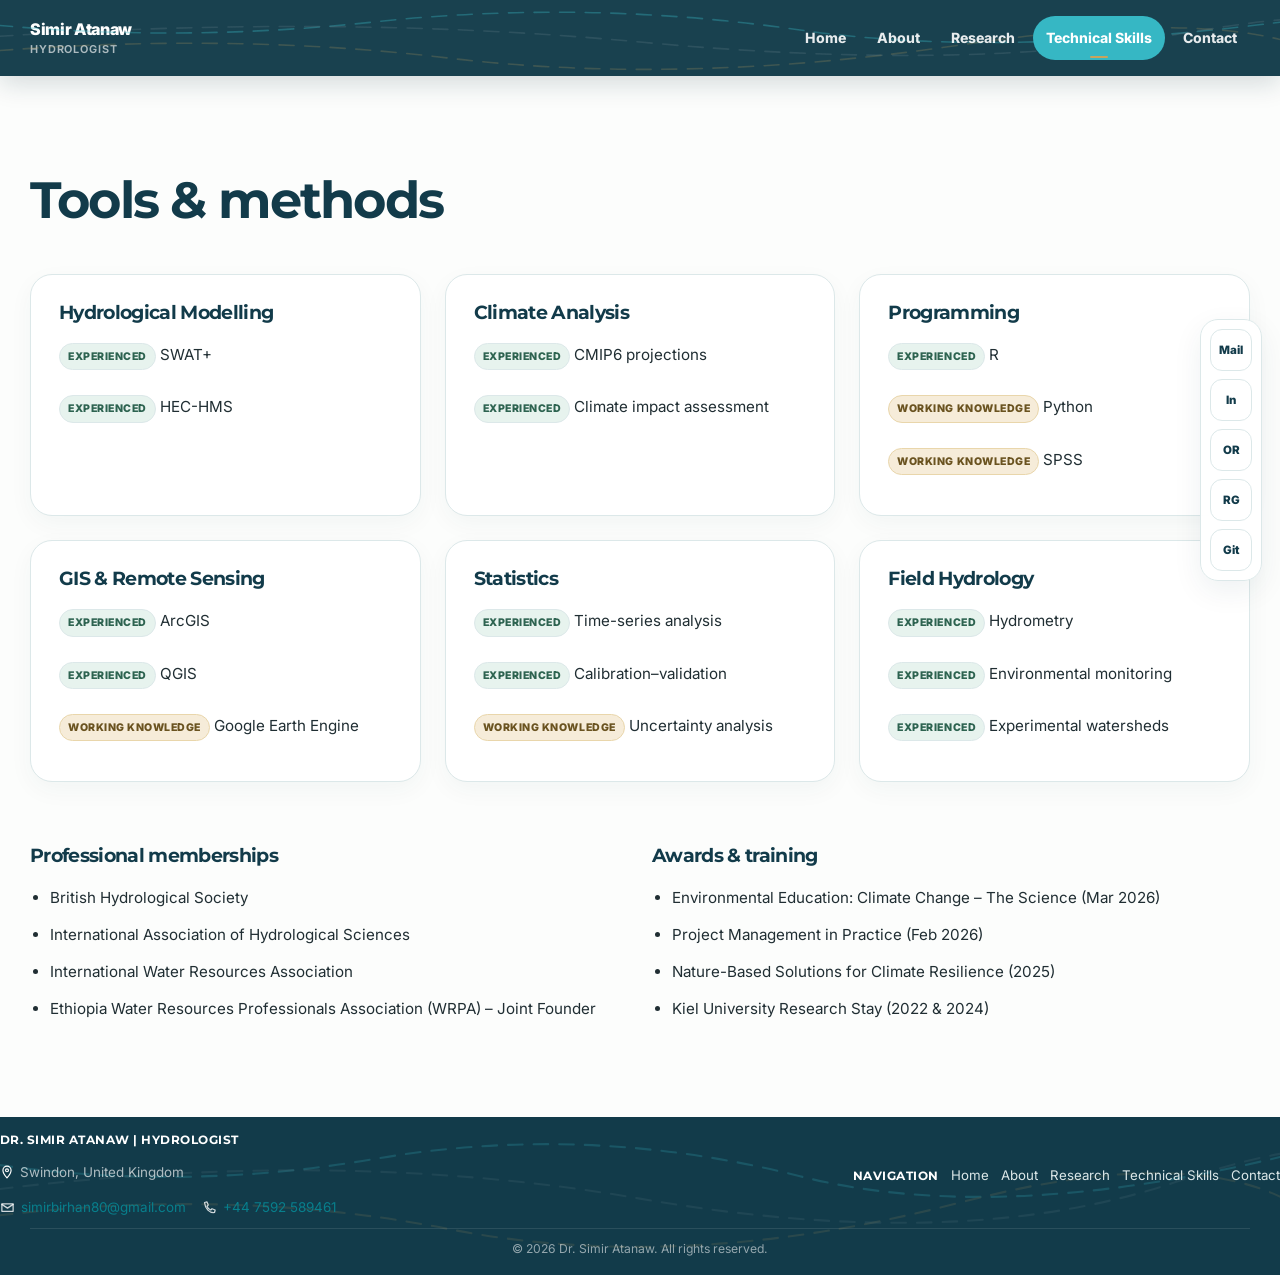
<file: skills.html>
<!DOCTYPE html>
<html lang="en">
<head>
<meta charset="UTF-8">
<meta name="viewport" content="width=device-width, initial-scale=1">
<title>Technical Skills | Dr. Simir Atanaw</title>
<meta name="description" content="Technical skills, professional memberships and awards of Dr. Simir Atanaw, hydrologist.">
<link rel="canonical" href="https://simir.uk/skills.html">
<link rel="icon" href="favicon.ico" sizes="any">
<link rel="icon" type="image/png" sizes="48x48" href="favicon-48x48.png">
<link rel="icon" type="image/png" sizes="192x192" href="favicon-192x192.png">
<link rel="apple-touch-icon" href="favicon-192x192.png">
<link rel="manifest" href="manifest.webmanifest">
<meta name="theme-color" content="#123B4A">
<meta property="og:type" content="profile">
<meta property="og:title" content="Technical Skills | Dr. Simir Atanaw">
<meta property="og:description" content="Technical skills, memberships and awards of Dr. Simir Atanaw, hydrologist.">
<meta property="og:url" content="https://simir.uk/skills.html">
<meta property="og:image" content="https://simir.uk/og-image.jpg">
<link rel="preconnect" href="https://fonts.googleapis.com">
<link rel="preconnect" href="https://fonts.gstatic.com" crossorigin>
<link href="https://fonts.googleapis.com/css2?family=Inter:wght@400;500;600;700&family=Montserrat:wght@600;700;800&display=swap" rel="stylesheet">
<link rel="stylesheet" href="style.css?v6">
<script type="application/ld+json">
{
  "@context": "https://schema.org",
  "@type": "Person",
  "name": "Dr. Simir Atanaw",
  "url": "https://simir.uk/",
  "jobTitle": "Hydrologist",
  "email": "mailto:simirbirhan80@gmail.com",
  "address": { "@type": "PostalAddress", "addressLocality": "Swindon", "addressCountry": "GB" },
  "sameAs": [
    "https://orcid.org/0000-0002-0451-7803",
    "https://www.researchgate.net/profile/Simir-Atanaw",
    "https://github.com/Atanaw",
    "https://www.linkedin.com/in/simir-atanaw"
  ]
}
</script>

<template id="__bundler_thumbnail">
<svg xmlns="http://www.w3.org/2000/svg" viewBox="0 0 200 200"><rect width="200" height="200" fill="#0B3C5D"/><circle cx="100" cy="80" r="40" fill="#00BCD4" opacity="0.85"/><text x="100" y="150" font-family="Arial" font-size="28" fill="#fff" text-anchor="middle" font-weight="bold">SA</text></svg>
</template>

</head>
<body>
<a href="#main" class="skip-link">Skip to main content</a>
<div class="scroll-progress" id="scrollProgress" aria-hidden="true"></div>

<header class="site-header">
  <svg class="header-river" viewBox="0 0 1200 76" preserveAspectRatio="none" aria-hidden="true">
      <path class="river-line r1" d="M-50 20 Q150 45 350 22 T750 30 T1250 15"/>
      <path class="river-line r2" d="M-50 55 Q200 30 420 58 T900 45 T1250 60"/>
      <path class="river-line r3" d="M-50 40 Q300 12 600 42 T1100 35 T1250 42"/>
    </svg>
  <div class="wrap nav">
    <a class="brand" href="index.html">Simir Atanaw<small>Hydrologist</small></a>
    <nav class="nav-links" id="navLinks" aria-label="Primary">
      <a href="index.html">Home</a>
      <a href="about.html">About</a>
      <a href="research.html">Research</a>
      <a href="skills.html" aria-current="page">Technical Skills</a>
      <a href="contact.html">Contact</a>
    </nav>
    <button class="menu-btn" id="menuBtn" aria-expanded="false" aria-controls="navLinks">Menu</button>
  </div>
</header>

<div class="contact-rail" aria-label="Quick contact links">
  <a href="mailto:simirbirhan80@gmail.com" aria-label="Email">Mail</a>
  <a href="https://www.linkedin.com/in/simir-atanaw" target="_blank" rel="noopener" aria-label="LinkedIn">In</a>
  <a href="https://orcid.org/0000-0002-0451-7803" target="_blank" rel="noopener" aria-label="ORCID">OR</a>
  <a href="https://www.researchgate.net/profile/Simir-Atanaw" target="_blank" rel="noopener" aria-label="ResearchGate">RG</a>
  <a href="https://github.com/Atanaw" target="_blank" rel="noopener" aria-label="GitHub">Git</a>
</div>

<main id="main">

<section class="section" id="skills">
  <div class="wrap">
    <div class="section-head">
      <div><h2 style="margin-bottom:0">Tools &amp; methods</h2></div>
    </div>
    <div class="grid grid-3 mb-xxl">
      <div class="card reveal"><h3 class="mb-sm">Hydrological Modelling</h3>
        <ul class="skill-list">
          <li><span class="skill-label">Experienced</span> SWAT+</li>
          <li><span class="skill-label">Experienced</span> HEC-HMS</li>
        </ul>
      </div>
      <div class="card reveal"><h3 class="mb-sm">Climate Analysis</h3>
        <ul class="skill-list">
          <li><span class="skill-label">Experienced</span> CMIP6 projections</li>
          <li><span class="skill-label">Experienced</span> Climate impact assessment</li>
        </ul>
      </div>
      <div class="card reveal"><h3 class="mb-sm">Programming</h3>
        <ul class="skill-list">
          <li><span class="skill-label">Experienced</span> R</li>
          <li><span class="skill-label developing">Working knowledge</span> Python</li>
          <li><span class="skill-label developing">Working knowledge</span> SPSS</li>
        </ul>
      </div>
      <div class="card reveal"><h3 class="mb-sm">GIS &amp; Remote Sensing</h3>
        <ul class="skill-list">
          <li><span class="skill-label">Experienced</span> ArcGIS</li>
          <li><span class="skill-label">Experienced</span> QGIS</li>
          <li><span class="skill-label developing">Working knowledge</span> Google Earth Engine</li>
        </ul>
      </div>
      <div class="card reveal"><h3 class="mb-sm">Statistics</h3>
        <ul class="skill-list">
          <li><span class="skill-label">Experienced</span> Time-series analysis</li>
          <li><span class="skill-label">Experienced</span> Calibration–validation</li>
          <li><span class="skill-label developing">Working knowledge</span> Uncertainty analysis</li>
        </ul>
      </div>
      <div class="card reveal"><h3 class="mb-sm">Field Hydrology</h3>
        <ul class="skill-list">
          <li><span class="skill-label">Experienced</span> Hydrometry</li>
          <li><span class="skill-label">Experienced</span> Environmental monitoring</li>
          <li><span class="skill-label">Experienced</span> Experimental watersheds</li>
        </ul>
      </div>
    </div>
    <div class="grid grid-2">
      <div><h3 class="mb-sm">Professional memberships</h3>
        <ul class="bullet-list">
          <li>British Hydrological Society</li>
          <li>International Association of Hydrological Sciences</li>
          <li>International Water Resources Association</li>
          <li>Ethiopia Water Resources Professionals Association (WRPA) &ndash; Joint Founder</li>
        </ul>
      </div>
      <div><h3 class="mb-sm">Awards &amp; training</h3>
        <ul class="bullet-list">
          <li>Environmental Education: Climate Change &ndash; The Science (Mar 2026)</li>
          <li>Project Management in Practice (Feb 2026)</li>
          <li>Nature-Based Solutions for Climate Resilience (2025)</li>
          <li>Kiel University Research Stay (2022 &amp; 2024)</li>
        </ul>
      </div>
    </div>
  </div>
</section>

</main>

<footer>
  <svg class="footer-river" viewBox="0 0 1200 120" preserveAspectRatio="none" aria-hidden="true">
    <path class="river-line r1" d="M-50 30 Q150 60 350 32 T750 45 T1250 20"/>
    <path class="river-line r2" d="M-50 80 Q200 50 420 85 T900 65 T1250 90"/>
    <path class="river-line r3" d="M-50 60 Q300 20 600 62 T1100 50 T1250 62"/>
  </svg>
  <div class="wrap footer-grid">
    <div>
      <div class="footer-brand-row">
        <div>
          <h3>Dr. Simir Atanaw | Hydrologist</h3>
          <p style="display:flex;align-items:center;gap:6px"><a href="https://maps.google.com/?q=Swindon,United+Kingdom" target="_blank" rel="noopener" style="display:inline-flex" aria-label="View on map"><svg viewBox="0 0 24 24" width="14" height="14" fill="none" stroke="#fff" stroke-width="2" stroke-linecap="round" stroke-linejoin="round"><path d="M12 22s7-7.5 7-13a7 7 0 1 0-14 0c0 5.5 7 13 7 13z"/><circle cx="12" cy="9" r="2.5"/></svg></a><a href="https://maps.google.com/?q=Swindon,United+Kingdom" target="_blank" rel="noopener" style="color:inherit">Swindon, United Kingdom</a></p>
        </div>
      </div>
      <p class="footer-contact-line">
        <span><svg viewBox="0 0 24 24" width="15" height="15" style="width:15px;height:15px;stroke-width:2;flex-shrink:0"><path d="M3 6h18v12H3z"/><path d="M3 7l9 6 9-6"/></svg><a href="mailto:simirbirhan80@gmail.com" class="footer-email">simirbirhan80@gmail.com</a></span>
        <span><svg viewBox="0 0 24 24" width="15" height="15" style="width:15px;height:15px;stroke-width:2;flex-shrink:0"><path d="M4 4l4-1 2 5-2 2c1 3 3 5 6 6l2-2 5 2-1 4c-8 1-15-6-16-16z"/></svg><a href="tel:+447592589461" class="footer-email">+44 7592 589461</a></span>
      </p>
    </div>
    <div class="footer-nav-group" style="display:flex;flex-direction:column;align-items:flex-end;gap:10px;margin-left:auto">
      <div style="display:flex;align-items:center;gap:12px;flex-wrap:wrap;justify-content:flex-end">
        <h3 style="margin:0">Navigation</h3>
        <div class="footer-links" style="display:flex;flex-wrap:wrap;gap:12px;justify-content:flex-end">
          <a href="index.html">Home</a>
          <a href="about.html">About</a>
          <a href="research.html">Research</a>
          <a href="skills.html">Technical Skills</a>
          <a href="contact.html">Contact</a>
        </div>
      </div>
    </div>
  </div>
  <div class="wrap footer-bottom">&copy; <span id="year"></span> Dr. Simir Atanaw. All rights reserved.</div>
</footer>

<button class="back-to-top" id="backToTop" aria-label="Back to top">&uarr;</button>
<script src="script.js?v5"></script>
</body>
</html>
</file>
<file: style.css>
:root{
  --navy:#123B4A;--navy-2:#0D2C38;--blue:#087F8C;--cyan:#36B7C4;--gold:#C8A45D;
  --paper:#FCFDFC;--panel:#EFF6F7;--ink:#202E33;--muted:#65767C;--line:#DCE8E9;
  --shadow:0 20px 55px rgba(18,59,74,.12);--shadow-soft:0 10px 30px rgba(18,59,74,.07);
  --radius:22px;--max:1220px;
}
*{box-sizing:border-box}
html{scroll-behavior:smooth}
body{margin:0;background:var(--paper);color:var(--ink);font-family:Inter,ui-sans-serif,system-ui,-apple-system,BlinkMacSystemFont,"Segoe UI",sans-serif;line-height:1.65;-webkit-font-smoothing:antialiased;text-rendering:optimizeLegibility}
img{display:block;max-width:100%}a{color:var(--blue);text-decoration:none}a:hover{color:var(--navy)}button,a{touch-action:manipulation}
.wrap{width:min(var(--max),calc(100% - 40px));margin-inline:auto}
.skip-link{position:absolute;left:-9999px;top:0}.skip-link:focus{left:14px;top:14px;background:#fff;color:var(--navy);padding:10px 14px;border-radius:10px;z-index:9999}
.scroll-progress{position:fixed;top:0;left:0;height:3px;width:0;background:linear-gradient(90deg,var(--cyan),var(--gold));z-index:2000}

/* Header */
.site-header{position:sticky;top:0;z-index:1000;background:rgba(18,59,74,.97);backdrop-filter:blur(14px);box-shadow:0 8px 24px rgba(13,44,56,.16);color:#fff;overflow:hidden}
.nav{min-height:76px;display:flex;align-items:center;justify-content:space-between;gap:24px}
.brand{text-decoration:none;font-weight:860;line-height:1.02;letter-spacing:-.02em}
.brand small{display:block;margin-top:6px;color:rgba(255,255,255,.64);font-size:.68rem;font-weight:650;letter-spacing:.08em;text-transform:uppercase}
.brand{color:#fff}.brand:hover{color:#fff}
.nav-links{display:flex;gap:5px;align-items:center}.nav-links a{text-decoration:none;color:rgba(255,255,255,.9);font-size:.88rem;font-weight:760;padding:10px 13px;border-radius:999px;position:relative}
.nav-links a:hover,.nav-links a.active,.nav-links a[aria-current="page"]{background:var(--cyan);color:#fff}.nav-links a.active::after,.nav-links a[aria-current="page"]::after{content:"";position:absolute;width:18px;height:2px;border-radius:999px;background:var(--gold);left:50%;bottom:2px;transform:translateX(-50%)}
.menu-btn{display:none;border:1px solid rgba(255,255,255,.18);background:rgba(255,255,255,.08);color:#fff;border-radius:12px;min-height:44px;padding:0 14px;font-weight:800;cursor:pointer}

/* Typography */
h1,h2,h3{margin-top:0;font-family:Montserrat,Inter,ui-sans-serif,system-ui,sans-serif;color:var(--navy);line-height:1.1;letter-spacing:-.035em}
h1{font-size:clamp(3rem,6.4vw,5.8rem);margin-bottom:14px}h2{font-size:clamp(2.1rem,4vw,3.35rem)}h3{font-size:1.18rem}
.eyebrow{color:var(--blue);text-transform:uppercase;letter-spacing:.13em;font-size:.74rem;font-weight:850;margin-bottom:10px}

/* Hero */
.hero{position:relative;background:radial-gradient(circle at 80% 18%,rgba(54,183,196,.12),transparent 25%),linear-gradient(135deg,#fff,var(--paper));border-bottom:1px solid var(--line)}
.hero-pattern{position:absolute;inset:0;pointer-events:none}
.hero-grid{position:relative;z-index:2;display:grid;grid-template-columns:minmax(0,1.5fr) minmax(300px,.75fr);gap:56px;align-items:start;min-height:560px;padding:40px 0 64px}
.hero-title{font-size:48px}
.hero-role{font-size:16.8px;font-weight:700;color:var(--navy);max-width:600px;margin-bottom:16px}
.hero-summary{max-width:720px;color:var(--muted);font-size:1.05rem;margin-bottom:20px}
.badge{display:inline-flex;align-items:center;gap:8px;margin-top:4px;padding:9px 14px;border:1px solid var(--line);border-radius:999px;background:var(--panel);color:var(--navy);font-size:.8rem;font-weight:820}
.badge::before{content:"";width:8px;height:8px;border-radius:50%;background:var(--cyan);box-shadow:0 0 0 4px rgba(54,183,196,.14)}
.hero-actions{display:grid;grid-template-columns:repeat(2,minmax(0,220px));gap:11px;margin-top:30px}.btn{display:inline-flex;align-items:center;justify-content:center;min-height:50px;padding:0 20px;border-radius:999px;font-size:.88rem;font-weight:830;border:1px solid transparent;transition:transform .2s ease,box-shadow .2s ease,border-color .2s ease}
.btn-primary{background:var(--navy);color:#fff;box-shadow:0 12px 26px rgba(18,59,74,.2)}.btn-primary:hover{color:#fff}.btn-secondary{background:#fff;color:var(--navy);border-color:var(--navy)}.btn-secondary:hover{color:var(--navy)}.btn:hover{transform:translateY(-2px);box-shadow:0 14px 30px rgba(18,59,74,.16)}
.photo-shell{position:relative;width:min(100%,340px);justify-self:end;align-self:start;margin-top:0}
.photo-card{position:relative;overflow:hidden}.profile-photo{width:100%;height:425px;aspect-ratio:4/5;object-fit:cover;object-position:center 22%;border-radius:24px}

/* Sections */
.section{padding:96px 0}.section.alt{background:var(--panel)}.section-head{margin-bottom:46px}.section-head>div{max-width:850px}.section-head h2{margin-bottom:14px}.section-head p{margin:0;color:var(--muted);text-align:justify}
.grid{display:grid;gap:24px}.grid-3{grid-template-columns:repeat(3,minmax(0,1fr))}.grid-2{grid-template-columns:repeat(2,minmax(0,1fr))}.gap-sm{gap:18px}
.card{background:#fff;border:1px solid var(--line);border-radius:var(--radius);padding:28px;box-shadow:0 8px 24px rgba(18,59,74,.045);transition:transform .22s ease,box-shadow .22s ease,border-color .22s ease}.card:hover{transform:translateY(-4px);box-shadow:var(--shadow);border-color:var(--cyan)}.card p{margin-bottom:0;color:var(--muted)}
.icon{width:48px;height:48px;border-radius:15px;display:grid;place-items:center;background:var(--panel);color:var(--blue);margin-bottom:18px;flex-shrink:0}.icon svg{width:24px;height:24px;stroke:currentColor;fill:none;stroke-width:1.75;stroke-linecap:round;stroke-linejoin:round}

/* Utility spacing (avoids inline styles) */
.mb-sm{margin-bottom:18px}.mb-lg{margin-bottom:24px}.mt-xl{margin-top:52px;margin-bottom:18px}

/* Timeline */
.timeline{position:relative;margin-top:16px;padding-left:12px}.timeline::before{content:"";position:absolute;left:11px;top:8px;bottom:8px;width:2px;background:linear-gradient(var(--cyan),var(--blue))}
.timeline-item{position:relative;padding:0 0 32px 43px}.timeline-item:last-child{padding-bottom:0}.timeline-item::before{content:"";position:absolute;left:4px;top:6px;width:14px;height:14px;border-radius:50%;background:var(--cyan);border:3px solid #fff;box-shadow:0 0 0 2px var(--cyan)}
.timeline-date{color:var(--blue);font-size:.72rem;text-transform:uppercase;letter-spacing:.1em;font-weight:850}.timeline-item h3{margin:5px 0}.timeline-item p{margin:0;color:var(--muted)}

/* Profiles */
.profile-grid{display:grid;grid-template-columns:repeat(4,minmax(0,1fr));gap:14px}.profile-link{background:#fff;border:1px solid var(--line);border-radius:16px;padding:18px;min-height:92px;display:flex;flex-direction:column;justify-content:center;gap:4px;color:var(--navy);font-weight:850;transition:.2s ease}.profile-link:hover{color:var(--navy)}.profile-link span{color:var(--muted);font-size:.74rem;font-weight:620}.profile-link:hover{transform:translateY(-3px);border-color:var(--cyan);box-shadow:var(--shadow-soft)}
/* Research */
.status{display:inline-flex;border-radius:999px;padding:5px 9px;background:#f6ecd9;color:#7a5a1f;font-size:.69rem;font-weight:850;text-transform:uppercase;letter-spacing:.06em;margin-bottom:12px}
.tags{display:flex;flex-wrap:wrap;gap:7px;margin-top:18px}.tag{background:var(--panel);color:var(--muted);border:1px solid var(--line);border-radius:999px;padding:5px 8px;font-size:.68rem;font-weight:720}
.pub-card{position:relative;padding-left:30px}.pub-card::before{content:"";position:absolute;left:0;top:0;bottom:0;width:4px;border-radius:999px;background:linear-gradient(var(--cyan),var(--blue))}.pub-year{color:var(--blue);font-size:.72rem;font-weight:850;text-transform:uppercase}.pub-title{color:var(--navy);font-weight:840;line-height:1.42;margin:8px 0}.doi{display:inline-flex;gap:6px;margin-top:12px;font-weight:820;font-size:.82rem}

/* Skills */
.skill-label{display:inline-block;margin-bottom:12px;padding:4px 8px;border-radius:999px;background:#e7f3ee;border:1px solid var(--line);color:#2d6350;font-size:.66rem;font-weight:850;text-transform:uppercase;letter-spacing:.05em}.skill-label.developing{background:#f6ecd9;border-color:#e9d6ab;color:#6a5320}

/* Contact + sticky rail */
.contact-panel{display:grid;grid-template-columns:1.2fr .8fr;gap:30px;background:linear-gradient(135deg,#fff,var(--panel));border:1px solid var(--line);border-radius:28px;padding:42px;box-shadow:var(--shadow-soft)}.contact-panel p{color:var(--muted);margin:0 0 8px}.contact-panel h3{margin-bottom:14px}.contact-actions{display:flex;flex-direction:column;gap:10px;justify-content:center}
.contact-rail{position:fixed;right:18px;top:50%;transform:translateY(-50%);z-index:850;display:flex;flex-direction:column;gap:8px;padding:9px;background:rgba(255,255,255,.92);border:1px solid var(--line);border-radius:18px;box-shadow:var(--shadow-soft);backdrop-filter:blur(10px)}
.contact-rail a{width:42px;height:42px;border-radius:12px;display:grid;place-items:center;color:var(--navy);font-weight:850;font-size:.72rem;background:#fff;border:1px solid var(--line)}.contact-rail a:hover{border-color:var(--cyan);color:var(--blue)}

/* Footer */
footer{background:var(--navy);color:rgba(255,255,255,.72);min-height:130px;display:flex;flex-direction:column;justify-content:center;padding:16px 0}.footer-grid{display:flex;align-items:center;justify-content:space-between;flex-wrap:wrap;gap:28px;width:100%}footer h3{color:#fff;margin-bottom:0;font-size:.78rem;text-transform:uppercase;letter-spacing:.04em;white-space:nowrap}footer p{color:rgba(255,255,255,.66);font-size:.84rem}.footer-links{display:flex;flex-wrap:wrap;gap:14px;align-items:center}.footer-links a{color:var(--line);font-size:.83rem;white-space:nowrap}.footer-links a:hover{color:#fff}.footer-bottom{margin-top:10px;padding-top:10px;border-top:1px solid rgba(255,255,255,.1);color:rgba(255,255,255,.55);font-size:.76rem;text-align:center}

/* Motion / focus */
.reveal{opacity:0;transform:translateY(16px);transition:opacity .6s ease,transform .6s ease}.reveal.in{opacity:1;transform:none}.back-to-top{position:fixed;right:20px;bottom:20px;width:46px;height:46px;border:0;border-radius:50%;background:var(--navy);color:#fff;box-shadow:var(--shadow);display:none;cursor:pointer;z-index:900}.back-to-top.show{display:grid;place-items:center}
:focus-visible{outline:3px solid rgba(54,183,196,.5);outline-offset:3px;border-radius:8px}

/* Responsive */
@media(max-width:1100px){.contact-rail{display:none}.hero-grid{grid-template-columns:1fr .8fr;gap:44px}.photo-shell{width:min(100%,450px)}}
@media(max-width:960px){
  .menu-btn{display:inline-flex;align-items:center}.nav-links{display:none;position:absolute;left:0;right:0;top:76px;background:var(--navy);padding:14px 20px 20px;flex-direction:column;align-items:stretch;border-top:1px solid rgba(255,255,255,.08)}.nav-links.open{display:flex}.nav-links a{border-radius:10px}
  .section-head{grid-template-columns:1fr;gap:12px}.grid-3{grid-template-columns:repeat(2,minmax(0,1fr))}.profile-grid{grid-template-columns:repeat(2,minmax(0,1fr))}.footer-grid{grid-template-columns:1fr 1fr}.footer-grid>div:first-child{grid-column:1/-1}
}
@media(max-width:760px){
  .wrap{width:calc(100% - 28px)}.hero-grid{grid-template-columns:1fr;min-height:auto;padding:54px 0 62px}.photo-shell{justify-self:center;width:min(88vw,390px)}.photo-tag{left:10px;bottom:16px}.hero-actions{grid-template-columns:1fr 1fr}.hero-actions .btn{width:100%}
  .section{padding:72px 0}.grid-3,.grid-2,.contact-panel{grid-template-columns:1fr}.footer-grid{grid-template-columns:1fr}.footer-grid>div:first-child{grid-column:auto}
}
@media(max-width:460px){.hero-actions,.profile-grid{grid-template-columns:1fr}.brand small{display:none}h1{font-size:clamp(2.7rem,15vw,4.1rem)}}
@media(prefers-reduced-motion:reduce){html{scroll-behavior:auto}.reveal{opacity:1;transform:none;transition:none}*{transition:none!important}}
.video-link{display:flex;justify-content:center;align-items:center;gap:8px;margin-top:16px;color:var(--blue);font-weight:800;text-decoration:none;font-size:.86rem}
.video-link:hover{color:var(--navy)}
.mb-xxl{margin-bottom:64px}
.skill-list{list-style:none;margin:0;padding:0;display:flex;flex-direction:column;gap:12px}.skill-list li{color:var(--ink);font-size:.95rem}
.bullet-list{list-style:disc;margin:0;padding-left:20px;display:flex;flex-direction:column;gap:12px}.bullet-list li{color:var(--ink);font-size:.95rem}
.footer-contact-line{display:flex;align-items:center;gap:16px;flex-wrap:wrap;margin:0}.footer-contact-line span{display:inline-flex;align-items:center;gap:6px}.footer-contact-line svg{width:15px;height:15px;stroke:rgba(255,255,255,.8);fill:none;stroke-width:2;stroke-linecap:round;stroke-linejoin:round;flex-shrink:0}
.footer-river{position:absolute;inset:0;width:100%;height:100%;opacity:.22;pointer-events:none;z-index:0}
.footer-grid{position:relative;z-index:1}
footer{position:relative;overflow:hidden;isolation:isolate}
.footer-brand-row{display:flex;align-items:center;gap:14px}

/* Header river-network animation */
.header-river{position:absolute;inset:0;width:100%;height:100%;opacity:.35;pointer-events:none}
.river-line{fill:none;stroke:var(--cyan);stroke-width:1.6;stroke-linecap:round;stroke-dasharray:14 10;animation:river-flow 7s linear infinite}
.river-line.r2{stroke:var(--gold);opacity:.6;animation-duration:9s;animation-direction:reverse}
.river-line.r3{stroke:#fff;opacity:.25;animation-duration:11s}
@keyframes river-flow{to{stroke-dashoffset:-240}}

@media(prefers-reduced-motion:reduce){.river-line{animation:none}}
</file>
